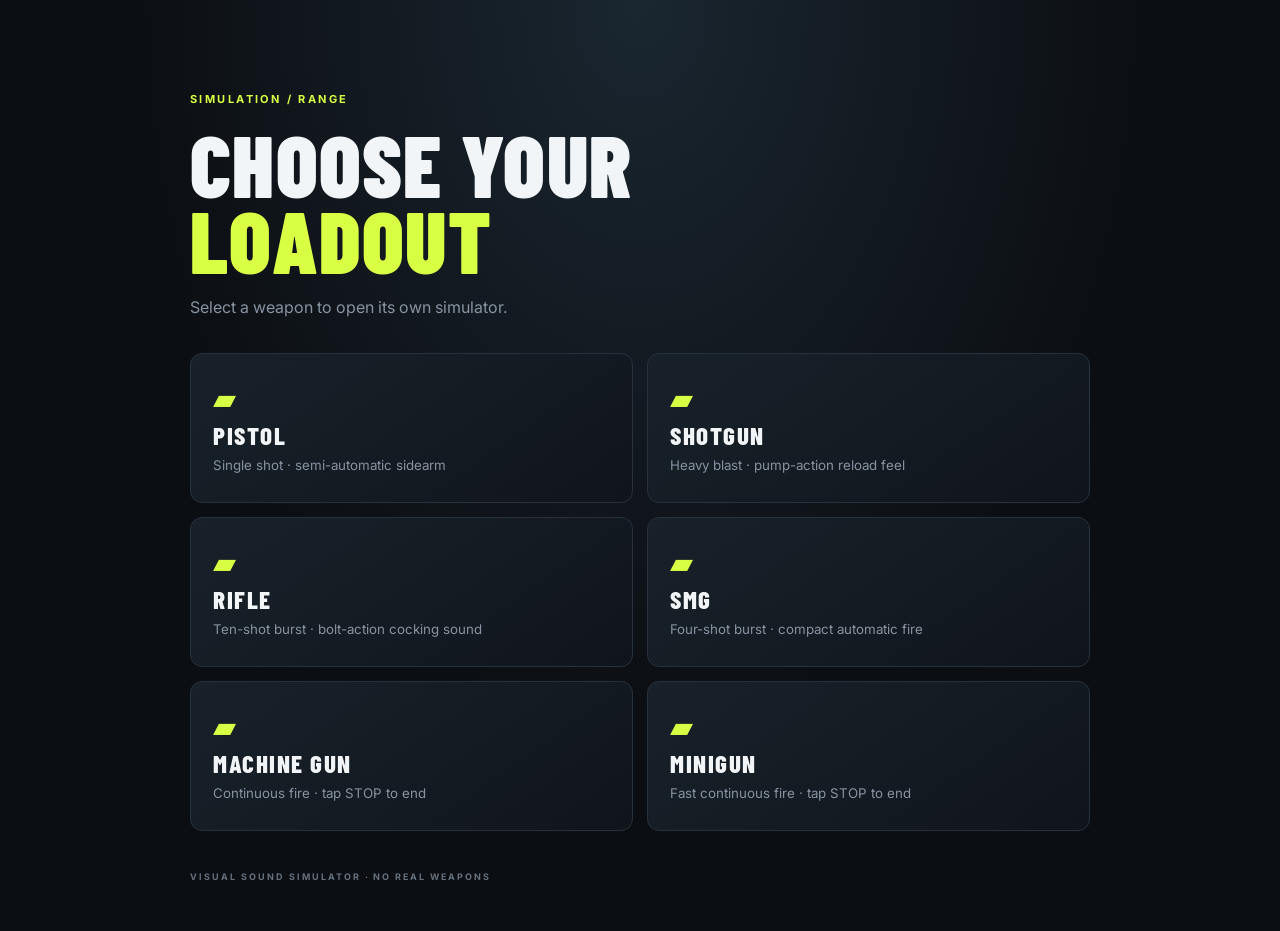
<file: index.html>
<!doctype html><html lang="en"><head><meta charset="utf-8"><meta name="viewport" content="width=device-width, initial-scale=1"><title>Weapon Select</title><link rel="stylesheet" href="style.css"></head>
<body class="menu-page"><main class="menu"><p class="eyebrow">SIMULATION / RANGE</p><h1>CHOOSE YOUR<br><span>LOADOUT</span></h1><p class="sub">Select a weapon to open its own simulator.</p><section class="weapon-grid"><a class="weapon-card" href="pistol.html"><span class="weapon-icon">▰</span><b>PISTOL</b><small>Single shot · semi-automatic sidearm</small></a><a class="weapon-card" href="shotgun.html"><span class="weapon-icon">▰</span><b>SHOTGUN</b><small>Heavy blast · pump-action reload feel</small></a><a class="weapon-card" href="rifle.html"><span class="weapon-icon">▰</span><b>RIFLE</b><small>Ten-shot burst · bolt-action cocking sound</small></a><a class="weapon-card" href="smg.html"><span class="weapon-icon">▰</span><b>SMG</b><small>Four-shot burst · compact automatic fire</small></a><a class="weapon-card" href="machinegun.html"><span class="weapon-icon">▰</span><b>MACHINE GUN</b><small>Continuous fire · tap STOP to end</small></a><a class="weapon-card" href="minigun.html"><span class="weapon-icon">▰</span><b>MINIGUN</b><small>Fast continuous fire · tap STOP to end</small></a></section><p class="footer-note">VISUAL SOUND SIMULATOR · NO REAL WEAPONS</p></main></body></html>
</file>
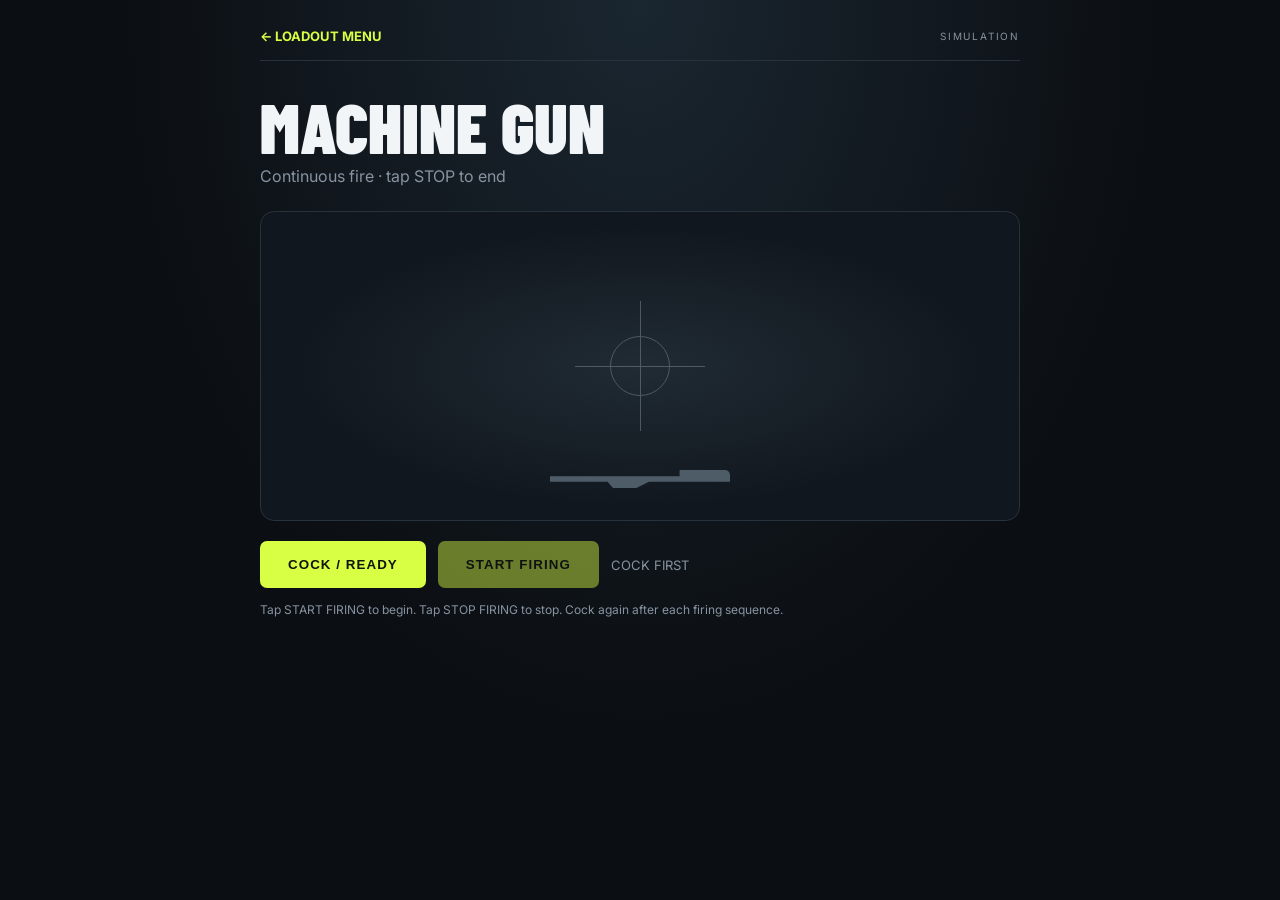
<file: machinegun.html>
<!doctype html><html lang="en"><head><meta charset="utf-8"><meta name="viewport" content="width=device-width, initial-scale=1"><title>MACHINE GUN Simulator</title><link rel="stylesheet" href="style.css"></head>
<body><main class="sim">
<header class="topbar"><a class="back" href="index.html">← LOADOUT MENU</a><span class="tag">SIMULATION</span></header>
<h2>MACHINE GUN</h2><p class="desc">Continuous fire · tap STOP to end</p>
<section class="stage" aria-label="Weapon sound simulator"><div class="aim"><i></i></div><div class="weapon-shape"></div></section>
<div class="controls"><button id="cock" class="shoot">COCK / READY</button><button id="shoot" class="shoot" disabled>START FIRING</button><span id="status" class="status">COCK FIRST</span></div>
<p class="mode-note">Tap START FIRING to begin. Tap STOP FIRING to stop. Cock again after each firing sequence.</p>
</main>
<script>
window.WEAPON_CONFIG = {"name":'MACHINE GUN',"mode":'continuous',"cock":'https://sfxmint.com/dl/gun-cocking-06.mp3',"shot":'https://sfxmint.com/dl/continuous-gunfire-10.mp3',"slug":'machinegun'};
</script><script src="weapon.js"></script></body></html>
</file>
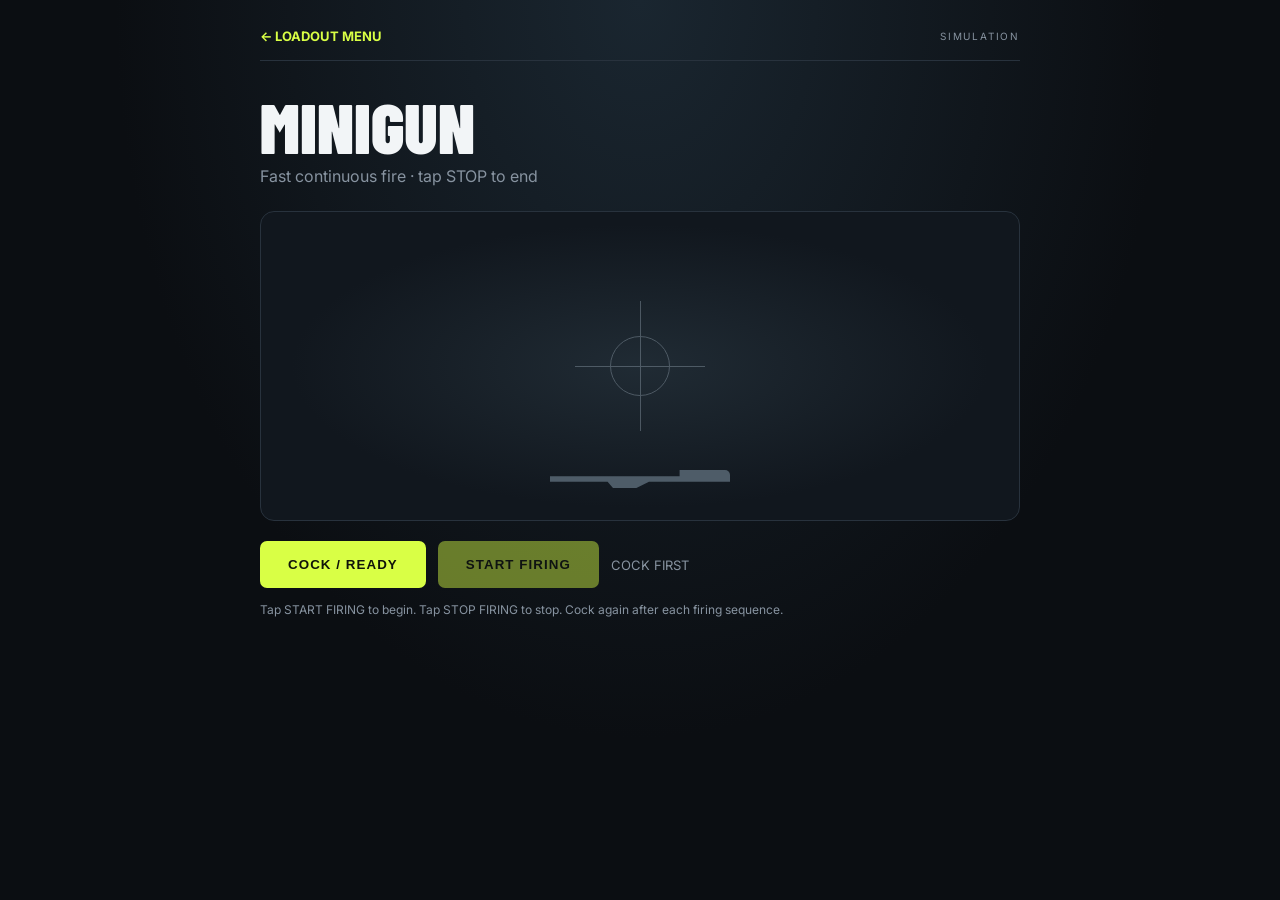
<file: minigun.html>
<!doctype html><html lang="en"><head><meta charset="utf-8"><meta name="viewport" content="width=device-width, initial-scale=1"><title>MINIGUN Simulator</title><link rel="stylesheet" href="style.css"></head>
<body><main class="sim">
<header class="topbar"><a class="back" href="index.html">← LOADOUT MENU</a><span class="tag">SIMULATION</span></header>
<h2>MINIGUN</h2><p class="desc">Fast continuous fire · tap STOP to end</p>
<section class="stage" aria-label="Weapon sound simulator"><div class="aim"><i></i></div><div class="weapon-shape"></div></section>
<div class="controls"><button id="cock" class="shoot">COCK / READY</button><button id="shoot" class="shoot" disabled>START FIRING</button><span id="status" class="status">COCK FIRST</span></div>
<p class="mode-note">Tap START FIRING to begin. Tap STOP FIRING to stop. Cock again after each firing sequence.</p>
</main>
<script>
window.WEAPON_CONFIG = {"name":'MINIGUN',"mode":'continuous',"cock":'https://sfxmint.com/dl/gun-cocking-10.mp3',"shot":'https://sfxmint.com/dl/continuous-gunfire-09.mp3',"slug":'minigun'};
</script><script src="weapon.js"></script></body></html>
</file>
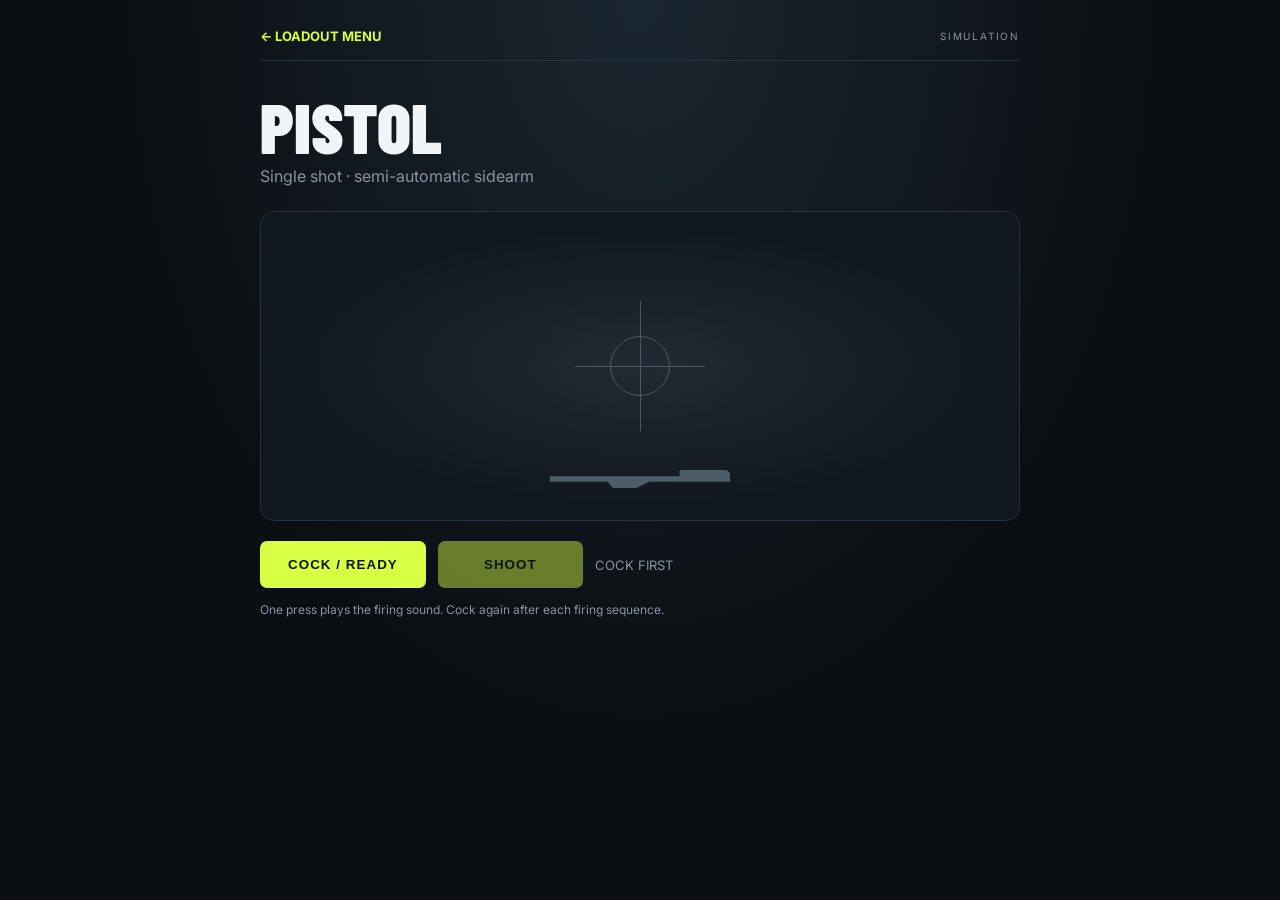
<file: pistol.html>
<!doctype html><html lang="en"><head><meta charset="utf-8"><meta name="viewport" content="width=device-width, initial-scale=1"><title>PISTOL Simulator</title><link rel="stylesheet" href="style.css"></head>
<body><main class="sim">
<header class="topbar"><a class="back" href="index.html">← LOADOUT MENU</a><span class="tag">SIMULATION</span></header>
<h2>PISTOL</h2><p class="desc">Single shot · semi-automatic sidearm</p>
<section class="stage" aria-label="Weapon sound simulator"><div class="aim"><i></i></div><div class="weapon-shape"></div></section>
<div class="controls"><button id="cock" class="shoot">COCK / READY</button><button id="shoot" class="shoot" disabled>SHOOT</button><span id="status" class="status">COCK FIRST</span></div>
<p class="mode-note">One press plays the firing sound. Cock again after each firing sequence.</p>
</main>
<script>
window.WEAPON_CONFIG = {"name":'PISTOL',"mode":'single',"cock":'https://sfxmint.com/dl/gun-cocking-01.mp3',"shot":'https://sfxmint.com/dl/impact-gunshot-10.mp3',"slug":'pistol'};
</script><script src="weapon.js"></script></body></html>
</file>
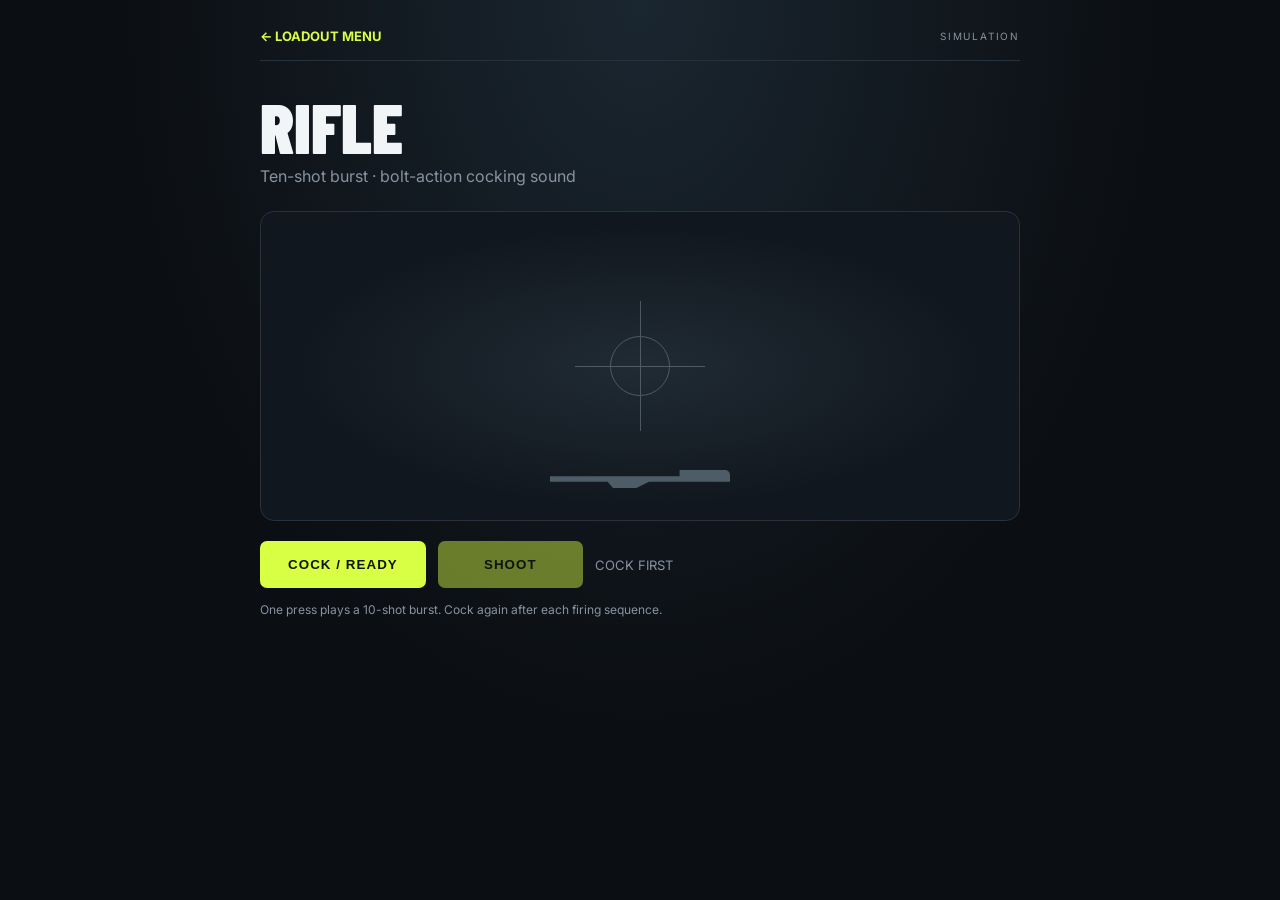
<file: rifle.html>
<!doctype html><html lang="en"><head><meta charset="utf-8"><meta name="viewport" content="width=device-width, initial-scale=1"><title>RIFLE Simulator</title><link rel="stylesheet" href="style.css"></head>
<body><main class="sim">
<header class="topbar"><a class="back" href="index.html">← LOADOUT MENU</a><span class="tag">SIMULATION</span></header>
<h2>RIFLE</h2><p class="desc">Ten-shot burst · bolt-action cocking sound</p>
<section class="stage" aria-label="Weapon sound simulator"><div class="aim"><i></i></div><div class="weapon-shape"></div></section>
<div class="controls"><button id="cock" class="shoot">COCK / READY</button><button id="shoot" class="shoot" disabled>SHOOT</button><span id="status" class="status">COCK FIRST</span></div>
<p class="mode-note">One press plays a 10-shot burst. Cock again after each firing sequence.</p>
</main>
<script>
window.WEAPON_CONFIG = {"name":'RIFLE',"mode":'ten',"cock":'https://sfxmint.com/dl/gun-cocking-03.mp3',"shot":'https://sfxmint.com/dl/impact-gunshot-14.mp3',"slug":'rifle'};
</script><script src="weapon.js"></script></body></html>
</file>
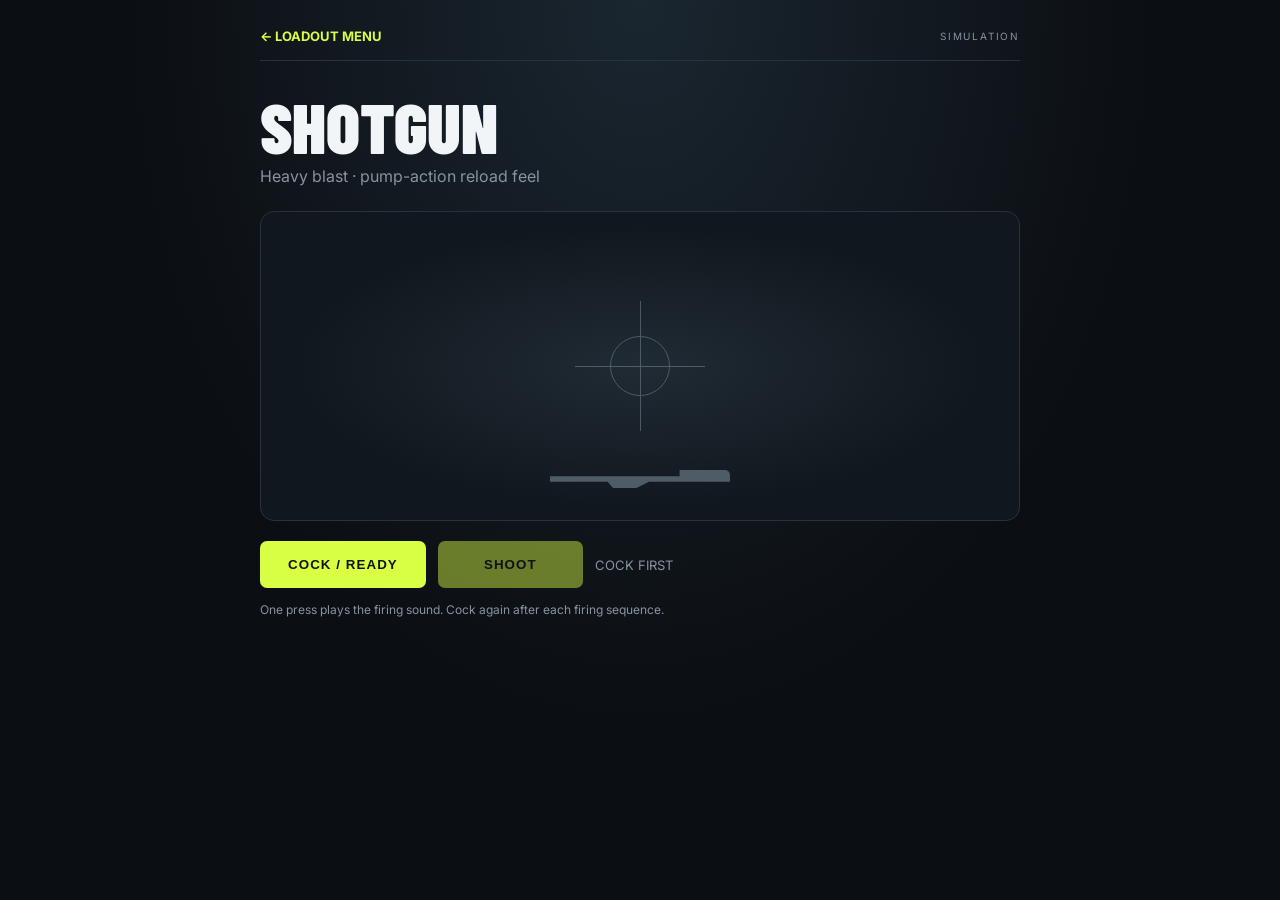
<file: shotgun.html>
<!doctype html><html lang="en"><head><meta charset="utf-8"><meta name="viewport" content="width=device-width, initial-scale=1"><title>SHOTGUN Simulator</title><link rel="stylesheet" href="style.css"></head>
<body><main class="sim">
<header class="topbar"><a class="back" href="index.html">← LOADOUT MENU</a><span class="tag">SIMULATION</span></header>
<h2>SHOTGUN</h2><p class="desc">Heavy blast · pump-action reload feel</p>
<section class="stage" aria-label="Weapon sound simulator"><div class="aim"><i></i></div><div class="weapon-shape"></div></section>
<div class="controls"><button id="cock" class="shoot">COCK / READY</button><button id="shoot" class="shoot" disabled>SHOOT</button><span id="status" class="status">COCK FIRST</span></div>
<p class="mode-note">One press plays the firing sound. Cock again after each firing sequence.</p>
</main>
<script>
window.WEAPON_CONFIG = {"name":'SHOTGUN',"mode":'single',"cock":'https://sfxmint.com/dl/gun-cocking-04.mp3',"shot":'https://sfxmint.com/dl/shotgun-01.mp3',"slug":'shotgun'};
</script><script src="weapon.js"></script></body></html>
</file>
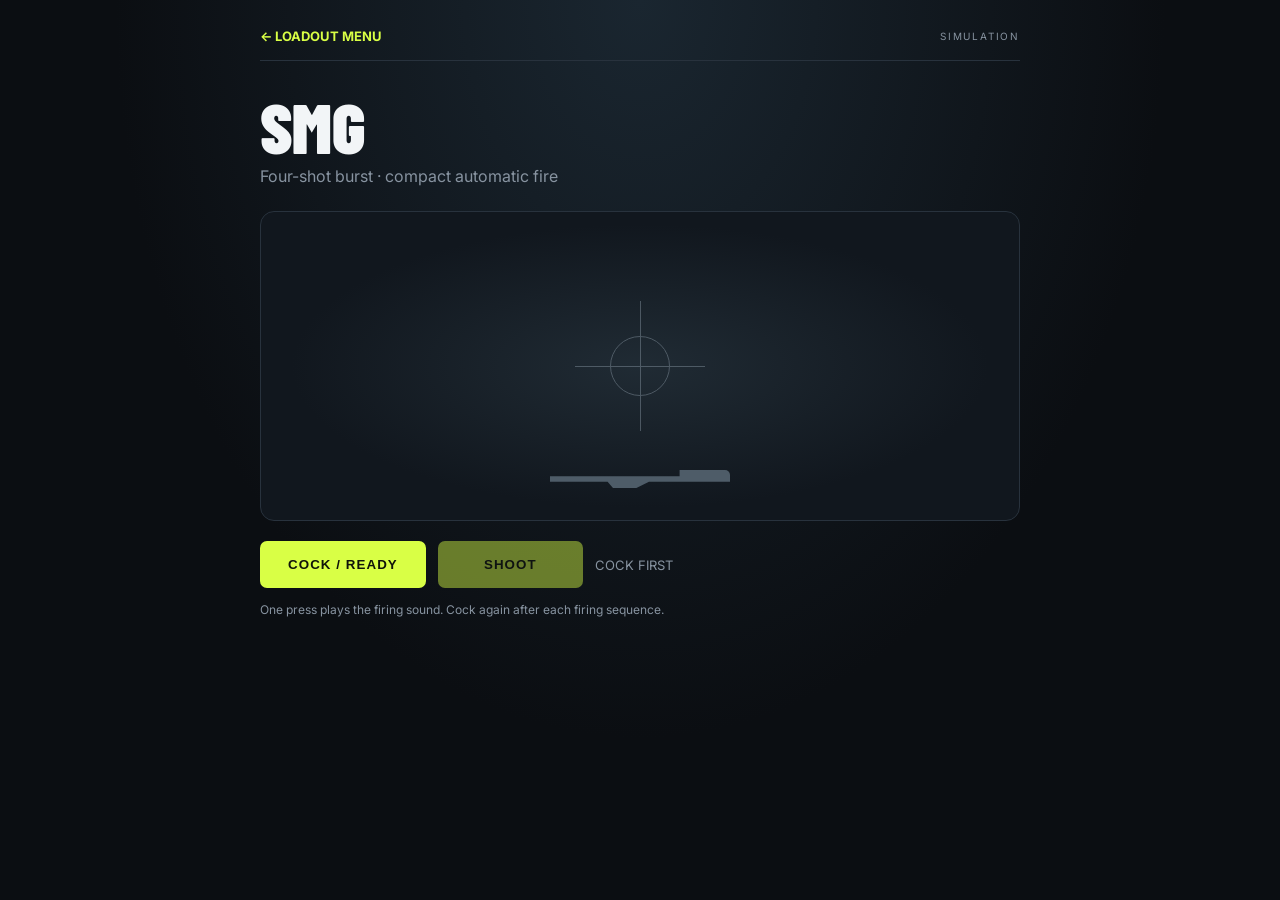
<file: smg.html>
<!doctype html><html lang="en"><head><meta charset="utf-8"><meta name="viewport" content="width=device-width, initial-scale=1"><title>SMG Simulator</title><link rel="stylesheet" href="style.css"></head>
<body><main class="sim">
<header class="topbar"><a class="back" href="index.html">← LOADOUT MENU</a><span class="tag">SIMULATION</span></header>
<h2>SMG</h2><p class="desc">Four-shot burst · compact automatic fire</p>
<section class="stage" aria-label="Weapon sound simulator"><div class="aim"><i></i></div><div class="weapon-shape"></div></section>
<div class="controls"><button id="cock" class="shoot">COCK / READY</button><button id="shoot" class="shoot" disabled>SHOOT</button><span id="status" class="status">COCK FIRST</span></div>
<p class="mode-note">One press plays the firing sound. Cock again after each firing sequence.</p>
</main>
<script>
window.WEAPON_CONFIG = {"name":'SMG',"mode":'single',"cock":'https://sfxmint.com/dl/gun-cocking-05.mp3',"shot":'https://sfxmint.com/dl/automatic-gunfire-04.mp3',"slug":'smg'};
</script><script src="weapon.js"></script></body></html>
</file>
<file: style.css>
@import url('https://fonts.googleapis.com/css2?family=Barlow+Condensed:wght@500;600;700;800;900&family=Inter:wght@400;600;700&display=swap');
:root{--bg:#0b0e12;--panel:#141a21;--line:#28323d;--accent:#d9ff45;--muted:#8793a0}
*{box-sizing:border-box}body{margin:0;min-height:100vh;background:radial-gradient(ellipse at 50% 0%,#1a2630 0%,var(--bg) 58%);color:#f2f5f7;font-family:Inter,system-ui,sans-serif}
.menu{width:min(900px,92vw);margin:0 auto;padding:9vh 0 40px}.eyebrow,.footer-note{font-size:11px;letter-spacing:.22em;color:var(--accent);font-weight:700}
h1{font:900 clamp(48px,9vw,86px)/.88 'Barlow Condensed',sans-serif;letter-spacing:.015em;margin:20px 0}h1 span{color:var(--accent)}
.sub{color:var(--muted);margin:18px 0 36px}.weapon-grid{display:grid;grid-template-columns:repeat(2,minmax(0,1fr));gap:14px}
.weapon-card{min-height:150px;padding:22px;background:linear-gradient(145deg,#18212a,#10151b);border:1px solid var(--line);border-radius:12px;color:inherit;text-decoration:none;display:flex;flex-direction:column;justify-content:center;gap:7px;transition:.18s}
.weapon-card:hover,.weapon-card:focus{border-color:var(--accent);transform:translateY(-3px);outline:none}.weapon-icon{font-size:30px;color:var(--accent);line-height:1}
.weapon-card b{font:800 25px 'Barlow Condensed',sans-serif;letter-spacing:.06em}.weapon-card small{color:var(--muted)}
.footer-note{margin-top:40px;color:#65717d;font-size:9px}
.sim{width:min(760px,92vw);margin:0 auto;padding:28px 0 50px}.topbar{display:flex;justify-content:space-between;align-items:center;border-bottom:1px solid var(--line);padding-bottom:16px}
.back{color:var(--accent);text-decoration:none;font-size:13px;font-weight:700}.tag{color:var(--muted);font-size:10px;letter-spacing:.18em}
h2{font:900 clamp(44px,8vw,70px)/.9 'Barlow Condensed',sans-serif;margin:34px 0 8px}.desc{color:var(--muted);margin:0 0 25px}
.stage{height:310px;border:1px solid var(--line);border-radius:14px;background:radial-gradient(ellipse at center,#202b34 0%,#11171e 65%);display:grid;place-items:center;position:relative;overflow:hidden}
.aim{width:130px;height:130px;position:relative;opacity:.42}.aim:before,.aim:after{content:"";position:absolute;background:#91a0ad}.aim:before{width:1px;height:100%;left:50%}.aim:after{height:1px;width:100%;top:50%}
.aim i{position:absolute;inset:35px;border:1px solid #91a0ad;border-radius:50%}
.weapon-shape{position:absolute;bottom:32px;width:180px;height:18px;background:#596875;border-radius:5px;opacity:.85;clip-path:polygon(0 35%,72% 35%,72% 0,100% 0,100% 65%,55% 65%,48% 100%,35% 100%,32% 65%,0 65%)}
.count{position:absolute;font:900 90px 'Barlow Condensed',sans-serif;color:var(--accent);text-shadow:0 0 30px #d9ff4580;opacity:0;transform:scale(.7);transition:.15s}
.count.show{opacity:1;transform:scale(1)}
.flash{position:fixed;inset:0;background:#fff;opacity:0;pointer-events:none;z-index:10}
.flash.fire{animation:flash .38s ease-out}
@keyframes flash{0%{opacity:0}12%{opacity:.95}28%{opacity:.08}42%{opacity:.65}100%{opacity:0}}
.controls{display:flex;gap:12px;align-items:center;margin-top:20px}.shoot{border:0;background:var(--accent);color:#10140a;padding:16px 28px;border-radius:7px;font-weight:900;letter-spacing:.08em;cursor:pointer}.shoot:disabled{opacity:.45;cursor:wait}
.status{color:var(--muted);font-size:13px}.hint{color:#65717d;font-size:11px;margin-top:22px}
@media(max-width:520px){.weapon-grid{grid-template-columns:1fr}.weapon-card{min-height:115px}.stage{height:260px}.controls{align-items:flex-start;flex-direction:column}}

.controls .shoot{min-width:150px}.controls .shoot:disabled{opacity:.4;cursor:not-allowed}

.controls .shoot{min-width:145px}
.controls .shoot.stop{background:#ff654f;color:#fff}
.controls .shoot:disabled{opacity:.45}
.mode-note{color:#8793a0;font-size:12px;margin-top:14px}
@media(max-width:520px){.weapon-grid{grid-template-columns:1fr}.stage{height:250px}}
</file>
